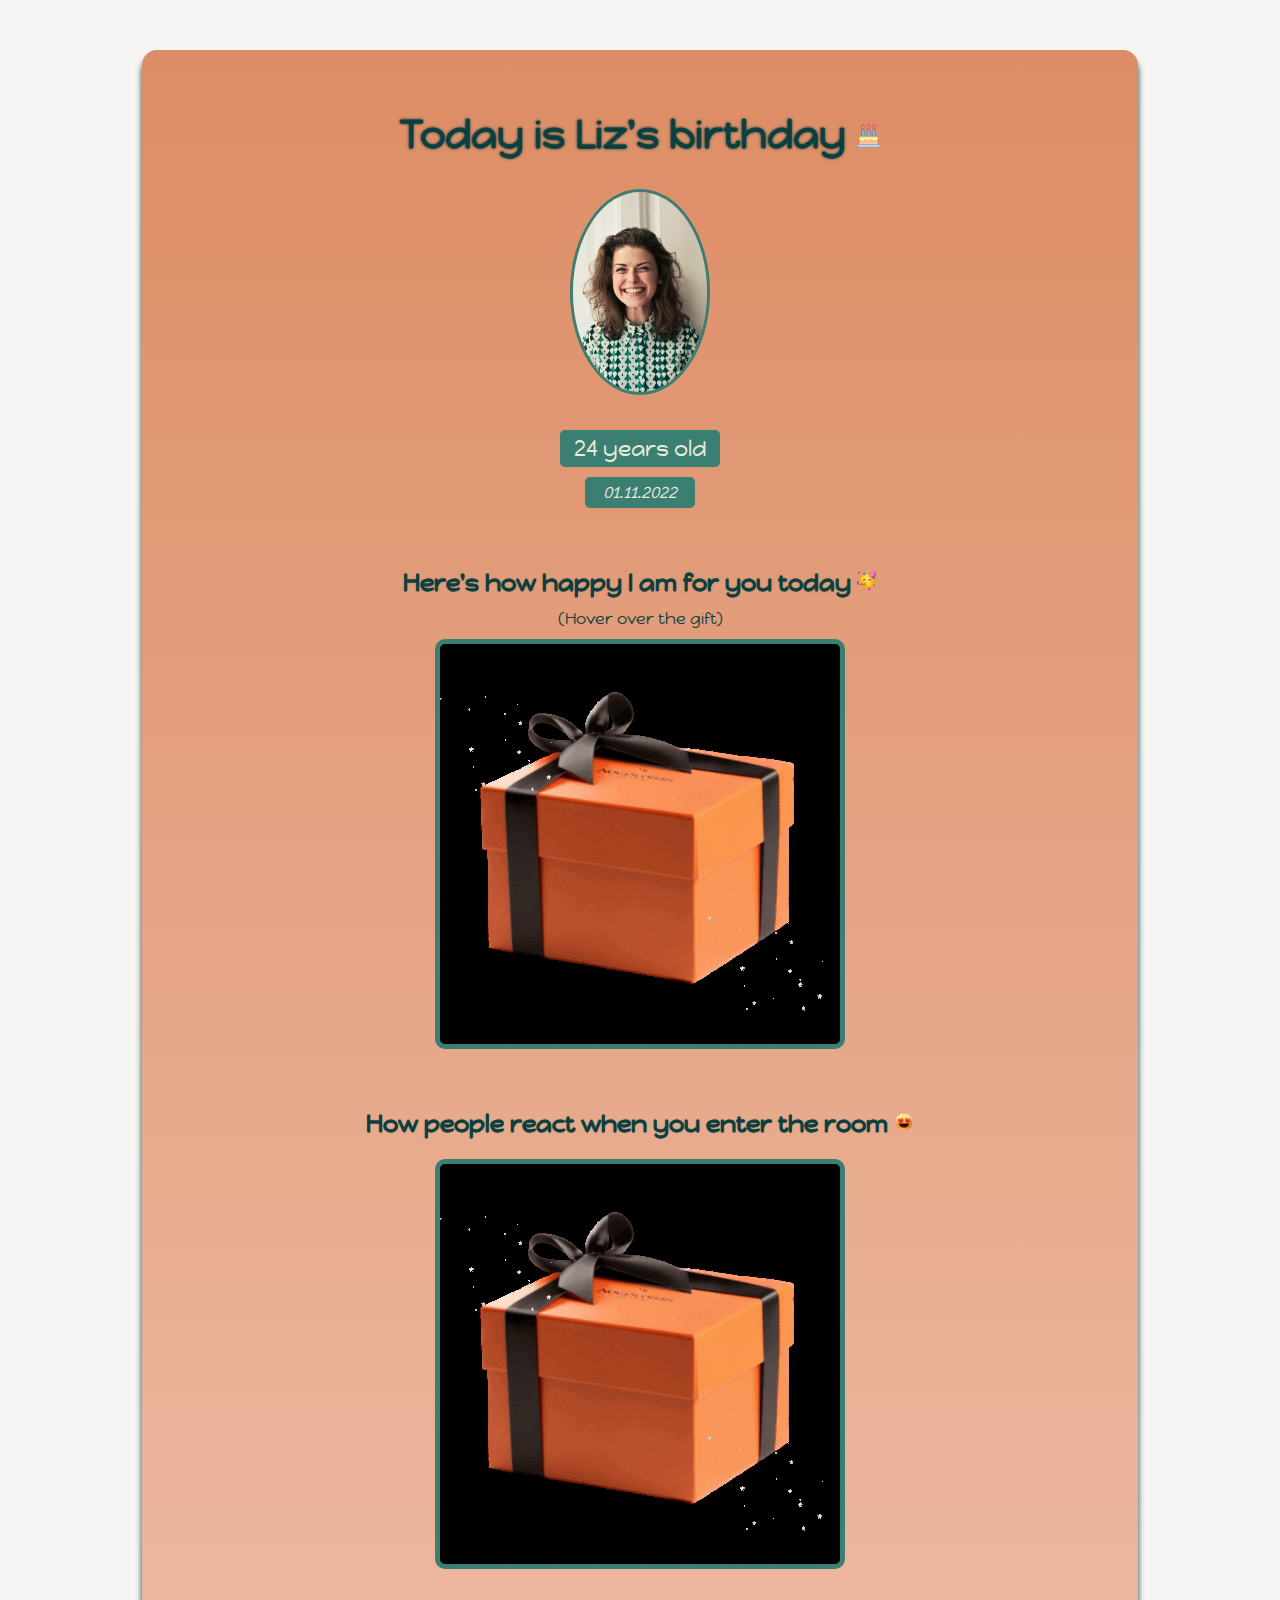
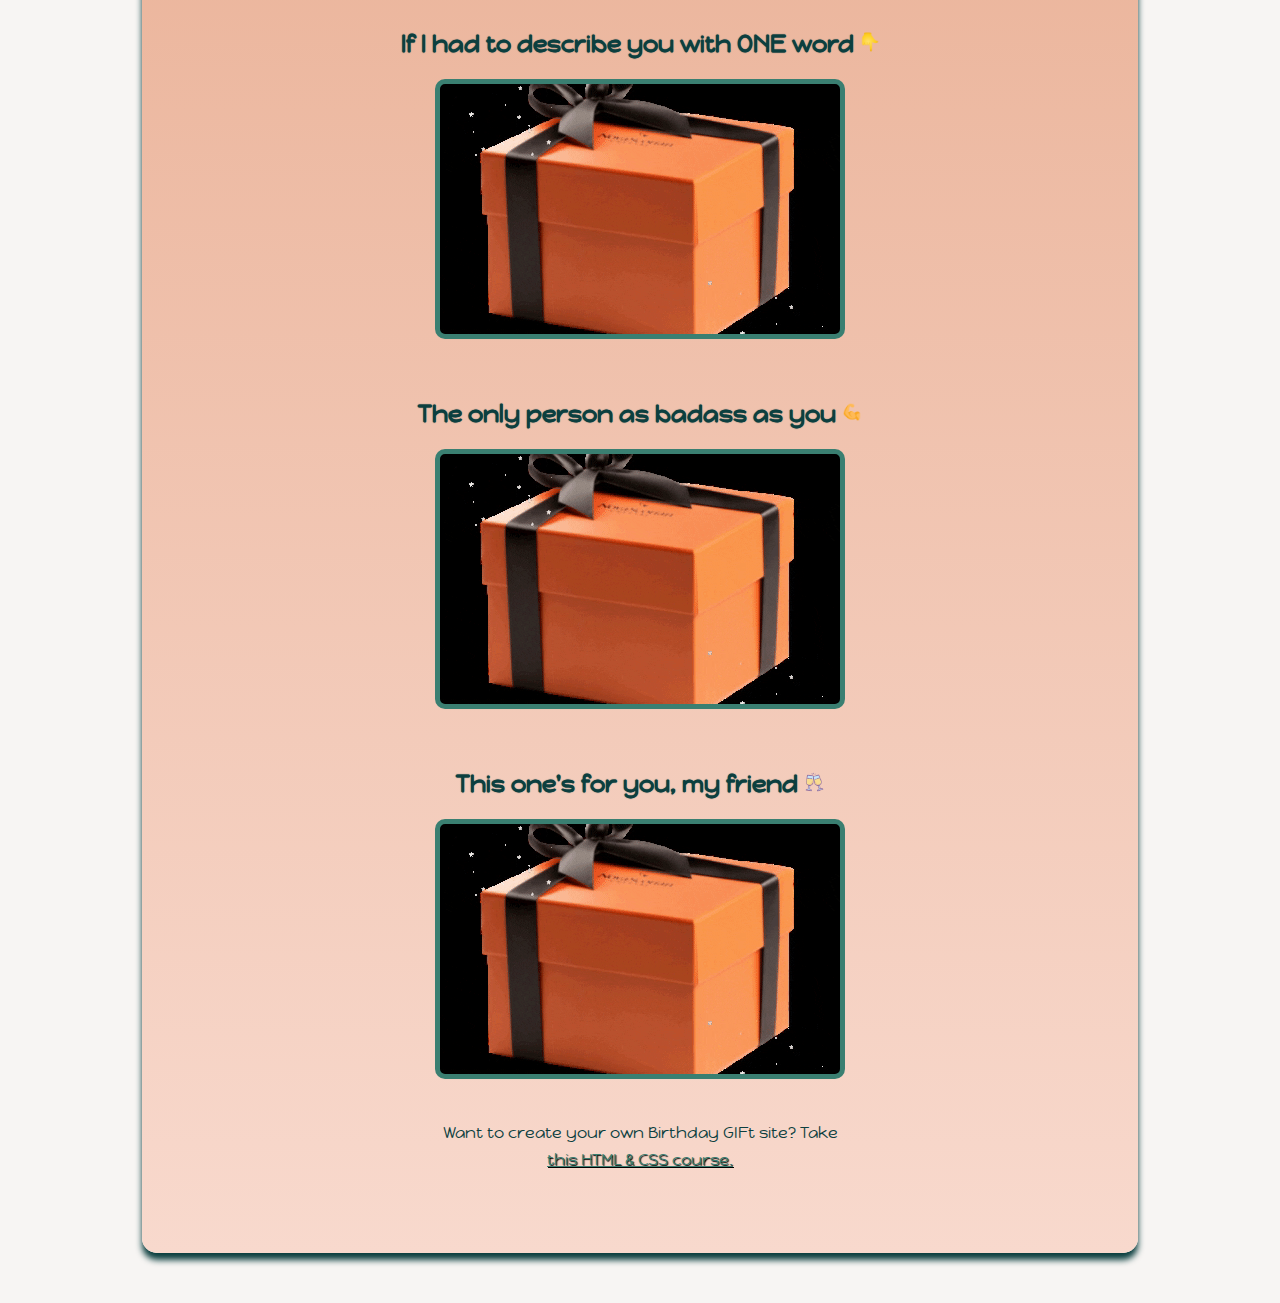
<file: Birthday Gift Site/index.html>
<!DOCTYPE html>

<html>
    <head>
        <meta charset="utf-8">
        <meta http-equiv="X-UA-Compatible" content="IE=edge">
        <title>Birthday Gift Website</title>
        <meta name="description" content="">
        <meta name="viewport" content="width=device-width, initial-scale=1">
        <link rel="preconnect" href="https://fonts.googleapis.com">
        <link rel="preconnect" href="https://fonts.gstatic.com" crossorigin>
        <link rel="stylesheet" href="style.css">
    </head>
    <body>
        
        <div class="profile">

            <h1 class="title shadowed-text">Today is Liz's birthday <span>
                <img id="cake" src="images/icons8-birthday-30.png" alt="birthday cake picture">
            </span></h1>
            <div class="img">
                <img id="image-profile" src="images/photo.jpg" alt="photo of a girl smiling">
            </div>

            
            <div class="age-cont bg"><p class="age">24 years old</p></div>
            <div class="dob-cont bg"><p>01.11.2022</p></div>
            

            <!----------   CELEBRATION    ---------------->

            <div class="gift section">
                <h2 class="section-title">Here's how happy I am for you today <span><img class="celebration icon" src="images/celebration-48.png" alt="celebration scene from office serial"></span></h2>
                <p class="section-sub">(Hover over the gift)</p>
                <div class="gif" id="celebration" role="img" aria-label="Wrapped gift on hover revealing a celebration GIF from series Office"></div>
            </div>

            <!----------   GOOD LOOKING    ---------------->

            <div class="good-looking section">
                <h2 class="section-title">How people react when you enter the room <span><img class="icon" src="images/love-94.png" alt="man winking in an appreciative way"></span></h2>
                <div class="gif " id="good-looking" role="img" aria-label="Wrapped gift on hover revealing a GIF of a man winking and upraising someone"></div>
            </div>

            <!----------   DESCRIPTION    ---------------->

            <div class="description section">
                <h2 class="section-title">If I had to describe you with ONE word <span><img class="icon" src="images/index-pointing-down-48.png" alt="a man saying genius over and over"></span></h2>
                <div class="gif smaller " id="describe" role="img" aria-label="Wrapped gift on hover reveals a GIF of a man saying genius"></div>
            </div>

            <!----------   BAD-ASS    ---------------->

            <div class="bad-ass section">
                <h2 class="section-title">The only person as badass as you <span><img class="icon" src="images/muscle-48.png" alt="james bond lighting a cigaret while introducing himself"></span></h2>
                <div class="gif smaller " id="badass" role="img" aria-label="Wrapped gift on hover reveals james bond lighting a cigaret and introducing himself"></div>
            </div>
            <!----------   CHEERS    ---------------->

            <div class="cheers section">
                <h2 class="section-title">This one's for you, my friend  <span><img class="icon" src="images/cheers-64.png" alt="leaonardo dicaprio raising a glass to celebrate"></span></h2>
                <div class="gif smaller" id="cheers" role="img" aria-label="Wrapped gift on hover reveals leonardo dicaprio raising a glass"></div>
            </div>

            <div class="footer">
                <p>Want to create your own Birthday GIFt site? Take <a class="link" href="https://scrimba.com/learn/htmlandcss" target="_blank">this HTML &amp CSS course.</a></p>
            </div>

        </div>
        
        <script src="" async defer></script>
    </body>
</html>
</file>
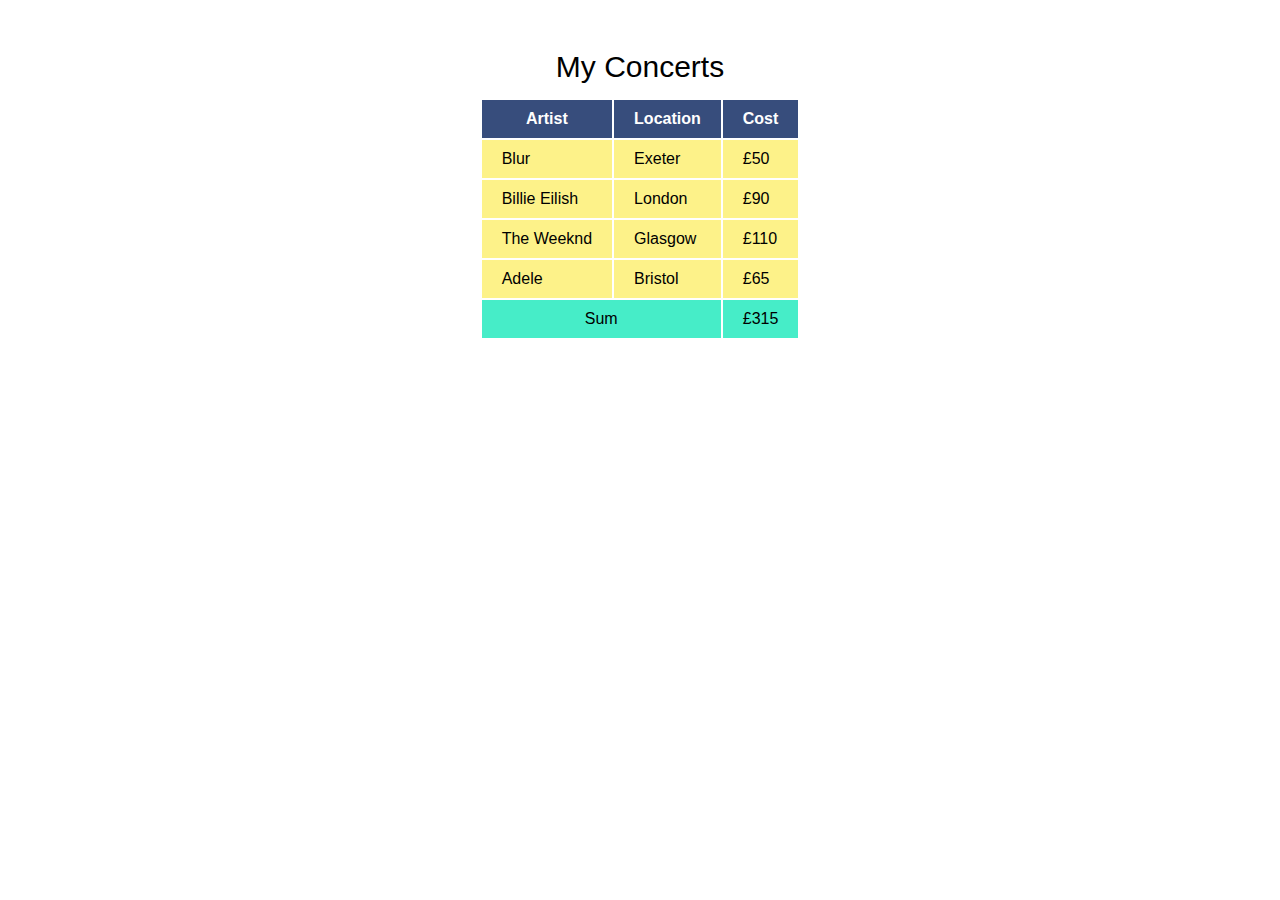
<file: Birthday Gift Site/index3.html>
<html>
    <head>
		<title>Table</title>
		<link rel="stylesheet" href="style3.css">
	</head>

	<body>

        <div class="table">
            <table>
                <caption>My Concerts</caption>
                <thead>
                    <tr id="title">
                        <th scope="col">Artist</th>
                        <th scope="col">Location</th>
                        <th scope="col">Cost</th>
                    </tr>
                </thead>

                <tbody>
                    <tr class="row">
                        <td>Blur</td>
                        <td>Exeter</td>
                        <td>£50</td>
                    </tr>

                    <tr class="row">
                        <td>Billie Eilish</td>
                        <td>London</td>
                        <td>£90</td>
                    </tr>

                    <tr class="row">
                        <td>The Weeknd</td>
                        <td>Glasgow</td>
                        <td>£110</td>
                    </tr>

                    <tr class="row">
                        <td>Adele</td>
                        <td>Bristol</td>
                        <td>£65</td>
                    </tr>
                </tbody>

                <tfoot>
                    <tr class="total">
                        <td colspan="2">Sum</td>
                        <td>£315</td>
                    </tr>
                </tfoot>
                
            </table>
        </div>

	</body>

</html>
</file>
<file: Birthday Gift Site/style.css>
@import url('https://fonts.googleapis.com/css2?family=Happy+Monkey&display=swap');


* {
    margin: 0;
    padding: 0;
}

:root {
    --body-color: #f7f5f3;
    --first-color: #0c3f3f;
    --second-color: #dda78c;
    --third-color: #d5c4af;
    --forth-color: #3a7f71;
    --fifth-color: #eaeade;
}

body {
    text-align: center;
    font-family: "Happy Monkey", system-ui;
    background-color: var(--body-color);
    
}

/******  PROFILE  *******/

.profile {
    width: 70%;
    margin: 50px auto 50px auto;
    padding: 50px;
    background-color: var(--second-color);
    background: linear-gradient(#dd8d65, #f8d9cd);
    border-radius: 15px;
    box-shadow: 0 7px 6px var(--first-color);
}

.title {
    padding: 10px;
    font-size: 2.5rem;
}

.shadowed-text {
    color: var(--first-color);
    text-shadow: 0 0 3px var(--first-color);
    
}

#cake {
    height: 25px;
}

#image-profile {
    height: 200px;
    border-radius: 50%;
    border: 3px solid var(--forth-color);
}

.img {
    padding: 20px;
}

.age-cont {
    width: 150px;
    margin: 10px auto;
    padding: 5px;
}

.age {
    font-size: 1.4rem;
}

.dob-cont {
    width: 100px;
    margin: 10px auto;
    padding: 5px;
    font-style: italic;
}

.bg {
    background-color: var(--forth-color);
    border-radius: 5px;
    color: var(--fifth-color);
}



/******  SECTION GENERAL CODE *****/

.section {
    display: flex;
    flex-direction: column;
    align-items: center;
    margin-top: 50px;
}

.section-title {
    padding: 10px;
    color: var(--first-color);
    text-shadow: 0 0 1px var(--first-color);
}

.section-sub {
    color: var(--first-color);
}

.icon {
    height: 20px;
}

.gif {
    background-image: url(images/gift.gif);
    height: 400px;
    background-position: center;
    border: 5px solid var(--forth-color);
    border-radius: 10px;
    width: 400px;
    margin-top: 10px;
}

.smaller {
    height: 250px;
}


/*********  GIFT  ***********/

#celebration:hover {
    cursor: pointer;
    background-image: url("images/office-celebration.gif");
}

/*********  GOOD LOOKING  ***********/

#good-looking:hover {
    cursor: pointer;
    background-image: url("images/good-looking.webp");
}

/*********  DESCRIPTION  ***********/

#describe:hover {
    cursor: pointer;
    background-image: url("images/description.gif");
}

/*********  BAD-ASS  ***************/

#badass:hover {
    cursor: pointer;
    background-image: url("images/bond.gif");
    background-repeat: no-repeat ;
}

/*********  CHEERS  ***************/

#cheers:hover {
    cursor: pointer;
    background-image: url("images/cheers.gif");
    background-repeat: no-repeat ;
}

/*********  FOOTER  ***************/

.footer {
    margin: 40px auto 30px auto;
    width: 400px;
    color: var(--first-color);
    line-height: 1.7rem;
}

.link {
    color: var(--forth-color);
    text-shadow: 1px 1px 1px black;
    ;
}
</file>
<file: Birthday Gift Site/style3.css>
html, body {
    margin: 0;
    padding: 25px;
    font-family: Verdana, Geneva, Tahoma, sans-serif;
}

body {
    font-size: 20px;
}

caption {
    margin-bottom: 14px;
    font-size: 30px;
    
}

th {
    background-color: #374d7c;
    color: #fff; 
}

table{
    border-radius: 5px;
    margin: 0 auto;
}

td {
    background-color: #fdf289;
}

td, th {
    padding: 10px 20px;
}

tfoot td{
    background-color: #46edc8;
    text-align: center;
}
</file>
